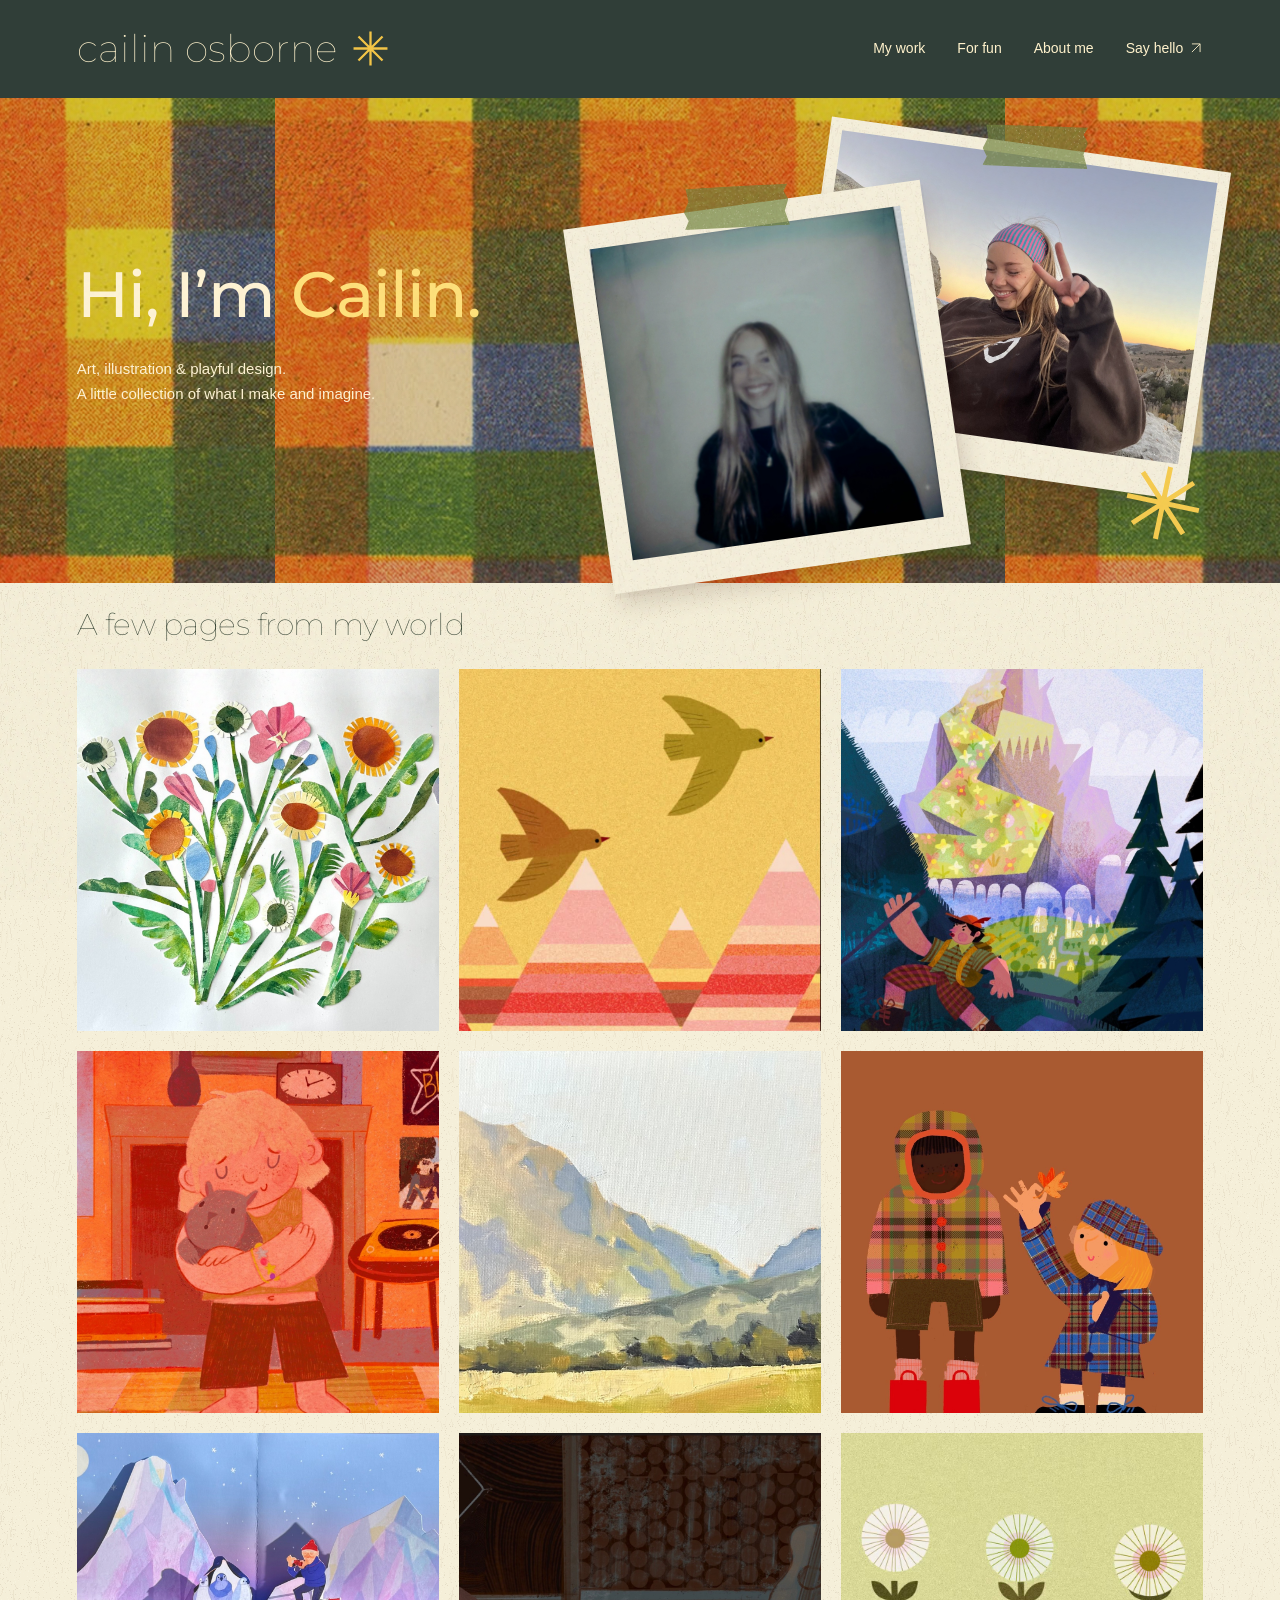
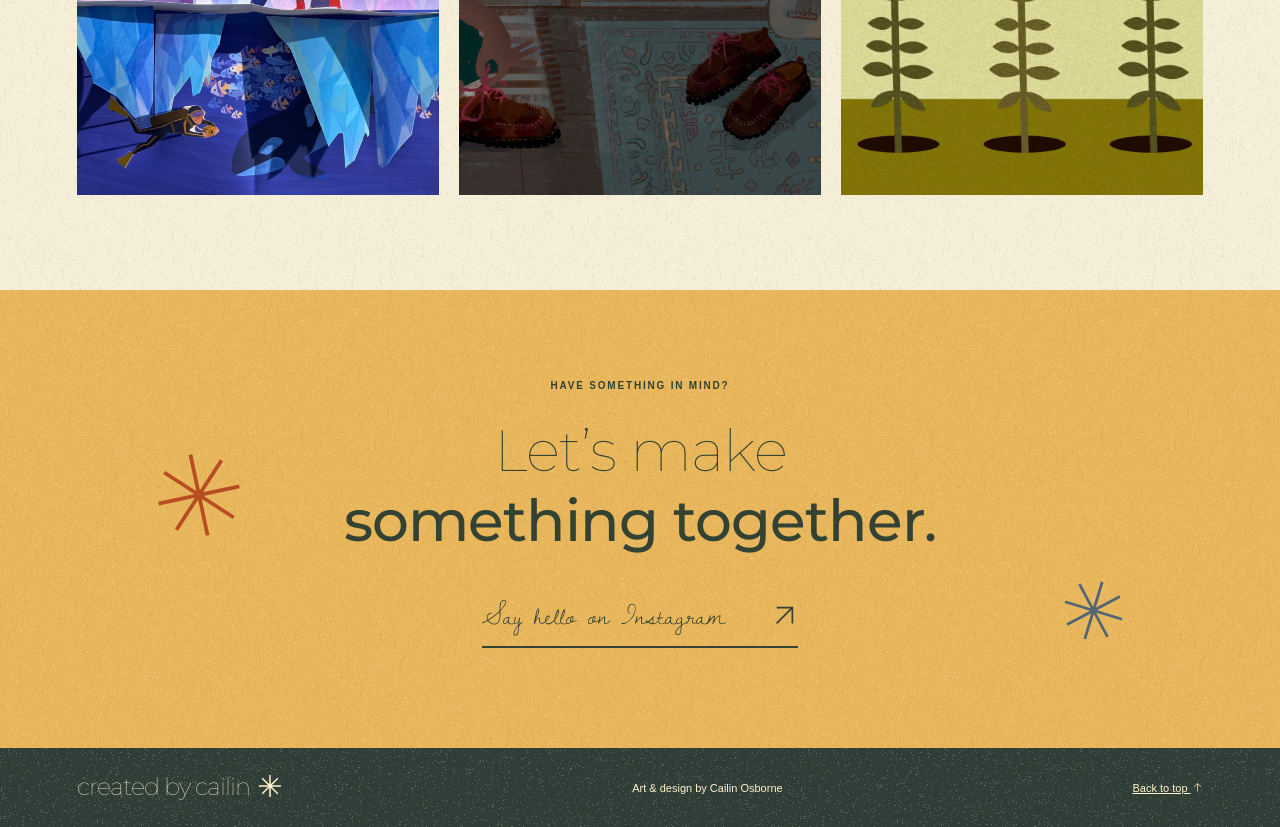
<file: index.html>
<!doctype html><html lang="en"><head><meta charset="UTF-8"><meta name="viewport" content="width=device-width, initial-scale=1"><meta name="description" content="A colorful collection of art, illustration, and design by Cailin Osborne."><title>Created by Cailin — Art & Design</title><link rel="stylesheet" href="style.css?v=20261028"></head><body><header><a class="brand" href="#">cailin osborne<span class="name-star" aria-hidden="true"><svg class="drawn-symbol" viewBox="0 0 24 24" fill="none" stroke="currentColor" stroke-width="1.5" aria-hidden="true" focusable="false"><path d="M12 1v22M1 12h22M4.2 4.2l15.6 15.6M4.2 19.8L19.8 4.2"/></svg></span></a><nav aria-label="Main navigation"><a href="#work">My work</a><a href="for-fun.html">For fun</a><a href="about.html">About me</a><a href="https://www.instagram.com/createdbycailin_/" target="_blank" rel="noopener">Say hello <svg class="drawn-symbol" viewBox="0 0 24 24" fill="none" stroke="currentColor" stroke-width="1.5" aria-hidden="true" focusable="false"><path d="M5 19L19 5M5 5h14v14"/></svg></a></nav></header><main><section class="hero journal-hero"><div class="intro"><h1>Hi, I’m <em>Cailin.</em></h1><p class="welcome">Art, illustration & playful design.<br>A little collection of what I make and imagine.</p></div><div class="collage portrait-collage" aria-label="Two photographs of Cailin Osborne"><div class="paper back"><span class="tape"></span><img class="outdoor-portrait" src="cailin-portfolio/assets/cailin-outdoors.jpg" alt="Cailin smiling outdoors at sunset"></div><div class="paper front"><span class="tape"></span><div class="portrait-photo-crop"><img class="main-portrait" src="cailin-portfolio/assets/cailin-portrait.jpg" alt="Cailin smiling"></div></div><span class="flower" aria-hidden="true"><svg class="drawn-symbol" viewBox="0 0 24 24" fill="none" stroke="currentColor" stroke-width="1.5" aria-hidden="true" focusable="false"><path d="M12 1v22M1 12h22M4.2 4.2l15.6 15.6M4.2 19.8L19.8 4.2"/></svg></span></div></section><section id="work" class="work"><div class="section-top"><div><h2>A few pages from my world</h2></div></div><div id="gallery" class="gallery"></div></section><section class="contact"><p class="eyebrow">HAVE SOMETHING IN MIND?</p><h2>Let’s make<br><em>something together.</em></h2><a class="cta" href="https://www.instagram.com/createdbycailin_/" target="_blank" rel="noopener">Say hello on Instagram <svg class="drawn-symbol" viewBox="0 0 24 24" fill="none" stroke="currentColor" stroke-width="1.5" aria-hidden="true" focusable="false"><path d="M5 19L19 5M5 5h14v14"/></svg></a></section></main><footer><a class="brand" href="#">created by cailin <svg class="drawn-symbol" viewBox="0 0 24 24" fill="none" stroke="currentColor" stroke-width="1.5" aria-hidden="true" focusable="false"><path d="M12 1v22M1 12h22M4.2 4.2l15.6 15.6M4.2 19.8L19.8 4.2"/></svg></a><span>Art & design by Cailin Osborne</span><a href="#">Back to top <svg class="drawn-symbol" viewBox="0 0 24 24" fill="none" stroke="currentColor" stroke-width="1.5" aria-hidden="true" focusable="false"><path d="M12 21V3M4 11l8-8 8 8"/></svg></a></footer><dialog id="viewer"><button class="close" aria-label="Close artwork">✕</button><div class="detail"><div id="detailMedia"></div><div><p id="detailCategory" class="eyebrow"></p><h2 id="detailTitle"></h2><p id="detailDescription"></p><div class="viewer-nav"><button id="prev" aria-label="Previous artwork"><svg class="drawn-symbol" viewBox="0 0 24 24" fill="none" stroke="currentColor" stroke-width="1.5" aria-hidden="true"><path d="M21 12H3M11 4l-8 8 8 8"/></svg></button><button id="next" aria-label="Next artwork"><svg class="drawn-symbol" viewBox="0 0 24 24" fill="none" stroke="currentColor" stroke-width="1.5" aria-hidden="true"><path d="M3 12h18M13 4l8 8-8 8"/></svg></button></div></div></div></dialog><script src="app.js?v=20261028"></script></body></html>
</file>
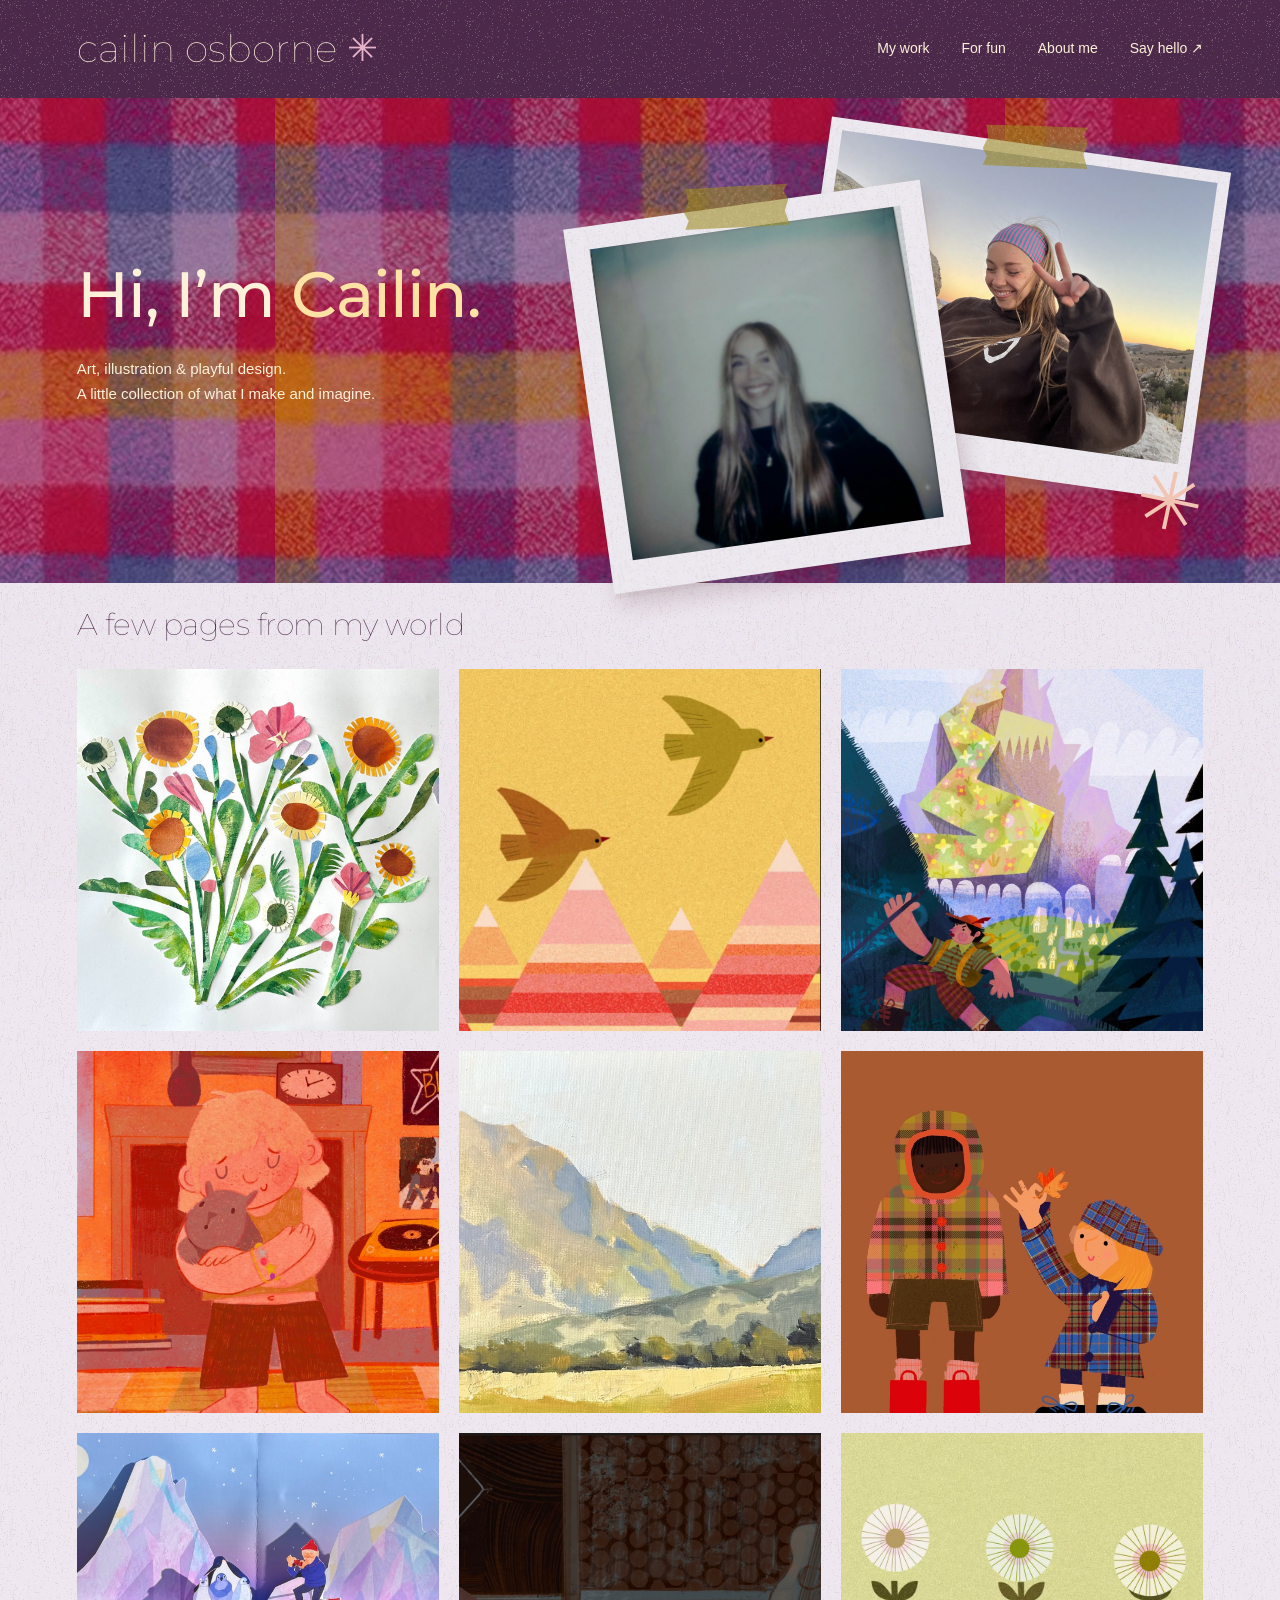
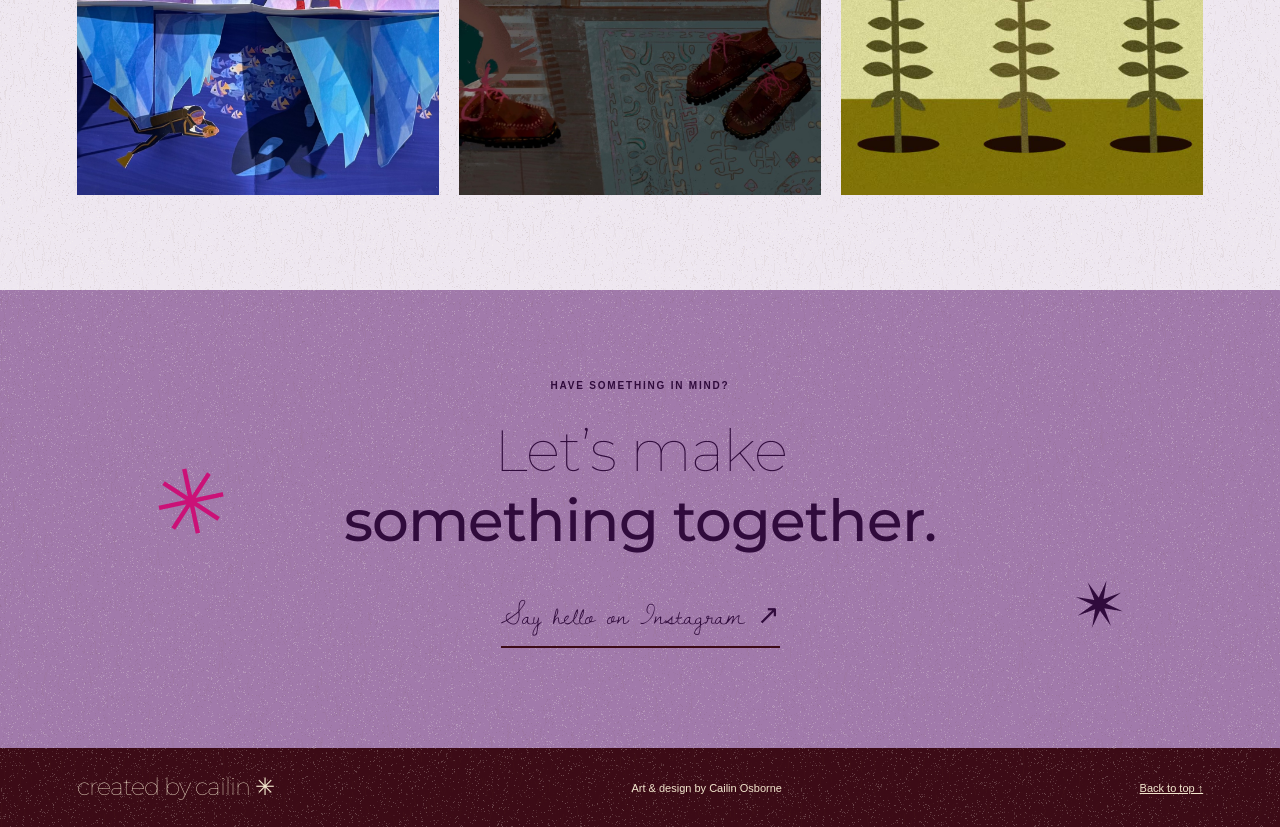
<file: cailin-portfolio/index.html>
<!doctype html><html lang="en"><head><meta charset="UTF-8"><meta name="viewport" content="width=device-width, initial-scale=1"><meta name="description" content="A colorful collection of art, illustration, and design by Cailin Osborne."><title>Created by Cailin — Art & Design</title><link rel="stylesheet" href="style.css"></head><body><header><a class="brand" href="#">cailin osborne<span class="name-star" aria-hidden="true">✳</span></a><nav aria-label="Main navigation"><a href="#work">My work</a><a href="for-fun.html">For fun</a><a href="about.html">About me</a><a href="https://www.instagram.com/createdbycailin_/" target="_blank" rel="noopener">Say hello ↗</a></nav></header><main><section class="hero journal-hero"><div class="intro"><h1>Hi, I’m <em>Cailin.</em></h1><p class="welcome">Art, illustration & playful design.<br>A little collection of what I make and imagine.</p></div><div class="collage portrait-collage" aria-label="Two photographs of Cailin Osborne"><div class="paper back"><span class="tape"></span><img class="outdoor-portrait" src="assets/cailin-outdoors.jpg" alt="Cailin smiling outdoors at sunset"></div><div class="paper front"><span class="tape"></span><div class="portrait-photo-crop"><img class="main-portrait" src="assets/cailin-portrait.jpg" alt="Cailin smiling"></div></div><span class="flower" aria-hidden="true">✳</span></div></section><section id="work" class="work"><div class="section-top"><div><h2>A few pages from my world</h2></div></div><div id="gallery" class="gallery"></div></section><section class="contact"><p class="eyebrow">HAVE SOMETHING IN MIND?</p><h2>Let’s make<br><em>something together.</em></h2><a class="cta" href="https://www.instagram.com/createdbycailin_/" target="_blank" rel="noopener">Say hello on Instagram ↗</a></section></main><footer><a class="brand" href="#">created by cailin ✳</a><span>Art & design by Cailin Osborne</span><a href="#">Back to top ↑</a></footer><dialog id="viewer"><button class="close" aria-label="Close artwork">✕</button><div class="detail"><div id="detailMedia"></div><div><p id="detailCategory" class="eyebrow"></p><h2 id="detailTitle"></h2><p id="detailDescription"></p><div class="viewer-nav"><button id="prev" aria-label="Previous artwork">← Previous</button><button id="next" aria-label="Next artwork">Next →</button></div></div></div></dialog><script src="app.js"></script></body></html>
</file>
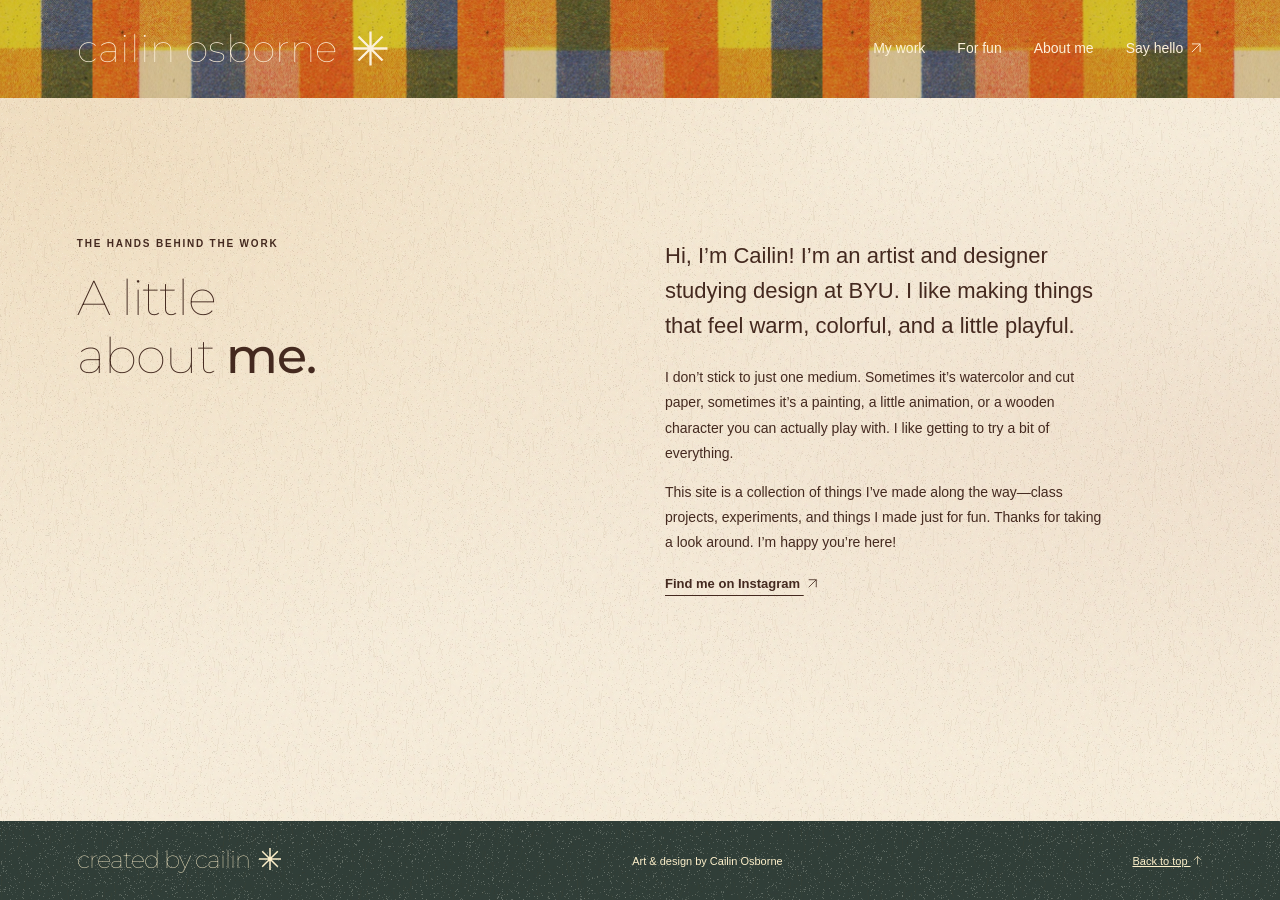
<file: about.html>
<!doctype html><html lang="en"><head><meta charset="UTF-8"><meta name="viewport" content="width=device-width, initial-scale=1"><meta name="description" content="A colorful collection of art, illustration, and design by Cailin Osborne."><title>About — Cailin Osborne</title><link rel="stylesheet" href="style.css?v=20261028"></head><body class="interior-page"><header><a class="brand" href="index.html">cailin osborne<span class="name-star" aria-hidden="true"><svg class="drawn-symbol" viewBox="0 0 24 24" fill="none" stroke="currentColor" stroke-width="1.5" aria-hidden="true" focusable="false"><path d="M12 1v22M1 12h22M4.2 4.2l15.6 15.6M4.2 19.8L19.8 4.2"/></svg></span></a><nav aria-label="Main navigation"><a href="index.html#work">My work</a><a href="for-fun.html">For fun</a><a href="about.html">About me</a><a href="https://www.instagram.com/createdbycailin_/" target="_blank" rel="noopener">Say hello <svg class="drawn-symbol" viewBox="0 0 24 24" fill="none" stroke="currentColor" stroke-width="1.5" aria-hidden="true" focusable="false"><path d="M5 19L19 5M5 5h14v14"/></svg></a></nav></header><main class="about-page"><section id="about" class="about"><span class="about-mark" aria-hidden="true"><svg class="drawn-symbol" viewBox="0 0 24 24" fill="none" stroke="currentColor" stroke-width="1.5" aria-hidden="true" focusable="false"><path d="M12 1v22M1 12h22M4.2 4.2l15.6 15.6M4.2 19.8L19.8 4.2"/></svg></span><div><p class="eyebrow">THE HANDS BEHIND THE WORK</p><h2>A little<br>about <em>me.</em></h2></div><div class="about-copy"><p>Hi, I’m Cailin! I’m an artist and designer studying design at BYU. I like making things that feel warm, colorful, and a little playful.</p><p>I don’t stick to just one medium. Sometimes it’s watercolor and cut paper, sometimes it’s a painting, a little animation, or a wooden character you can actually play with. I like getting to try a bit of everything.</p><p>This site is a collection of things I’ve made along the way—class projects, experiments, and things I made just for fun. Thanks for taking a look around. I’m happy you’re here!</p><a href="https://www.instagram.com/createdbycailin_/" target="_blank" rel="noopener">Find me on Instagram <svg class="drawn-symbol" viewBox="0 0 24 24" fill="none" stroke="currentColor" stroke-width="1.5" aria-hidden="true" focusable="false"><path d="M5 19L19 5M5 5h14v14"/></svg></a></div></section></main><footer><a class="brand" href="index.html">created by cailin <svg class="drawn-symbol" viewBox="0 0 24 24" fill="none" stroke="currentColor" stroke-width="1.5" aria-hidden="true" focusable="false"><path d="M12 1v22M1 12h22M4.2 4.2l15.6 15.6M4.2 19.8L19.8 4.2"/></svg></a><span>Art & design by Cailin Osborne</span><a href="index.html">Back to top <svg class="drawn-symbol" viewBox="0 0 24 24" fill="none" stroke="currentColor" stroke-width="1.5" aria-hidden="true" focusable="false"><path d="M12 21V3M4 11l8-8 8 8"/></svg></a></footer></body></html>
</file>
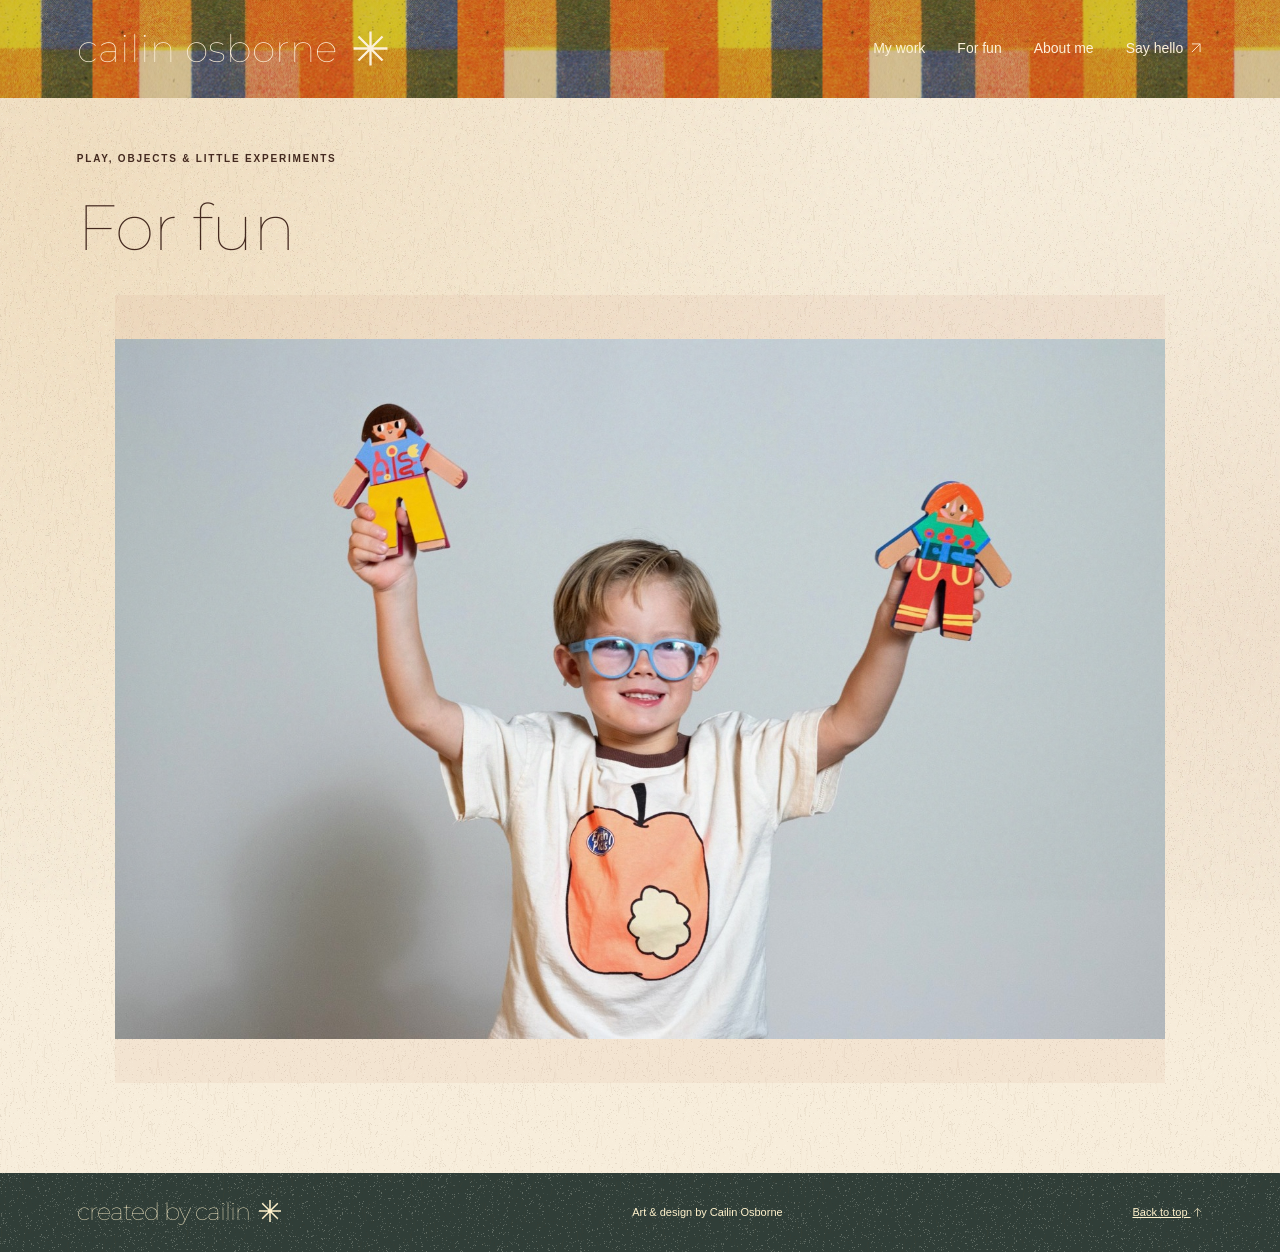
<file: for-fun.html>
<!doctype html><html lang="en"><head><meta charset="UTF-8"><meta name="viewport" content="width=device-width, initial-scale=1"><meta name="description" content="A colorful collection of art, illustration, and design by Cailin Osborne."><title>For fun — Cailin Osborne</title><link rel="stylesheet" href="style.css?v=20261028"></head><body class="interior-page"><header><a class="brand" href="index.html">cailin osborne<span class="name-star" aria-hidden="true"><svg class="drawn-symbol" viewBox="0 0 24 24" fill="none" stroke="currentColor" stroke-width="1.5" aria-hidden="true" focusable="false"><path d="M12 1v22M1 12h22M4.2 4.2l15.6 15.6M4.2 19.8L19.8 4.2"/></svg></span></a><nav aria-label="Main navigation"><a href="index.html#work">My work</a><a href="for-fun.html">For fun</a><a href="about.html">About me</a><a href="https://www.instagram.com/createdbycailin_/" target="_blank" rel="noopener">Say hello <svg class="drawn-symbol" viewBox="0 0 24 24" fill="none" stroke="currentColor" stroke-width="1.5" aria-hidden="true" focusable="false"><path d="M5 19L19 5M5 5h14v14"/></svg></a></nav></header><main class="fun-page"><p class="eyebrow">PLAY, OBJECTS & LITTLE EXPERIMENTS</p><h1>For fun</h1><section class="fun-carousel" aria-label="Object design photographs" aria-roledescription="carousel"><div class="carousel-stage" id="carousel-stage"><img id="carousel-image" alt=""><button class="carousel-arrow previous" id="carousel-prev" aria-label="Previous photograph"><svg class="drawn-symbol" viewBox="0 0 24 24" fill="none" stroke="currentColor" stroke-width="1.5" aria-hidden="true" focusable="false"><path d="M21 12H3M11 4l-8 8 8 8"/></svg></button><button class="carousel-arrow next" id="carousel-next" aria-label="Next photograph"><svg class="drawn-symbol" viewBox="0 0 24 24" fill="none" stroke="currentColor" stroke-width="1.5" aria-hidden="true" focusable="false"><path d="M3 12h18M13 4l8 8-8 8"/></svg></button></div><p class="sr-only" id="carousel-count" aria-live="polite"></p></section></main><footer><a class="brand" href="index.html">created by cailin <svg class="drawn-symbol" viewBox="0 0 24 24" fill="none" stroke="currentColor" stroke-width="1.5" aria-hidden="true" focusable="false"><path d="M12 1v22M1 12h22M4.2 4.2l15.6 15.6M4.2 19.8L19.8 4.2"/></svg></a><span>Art & design by Cailin Osborne</span><a href="index.html">Back to top <svg class="drawn-symbol" viewBox="0 0 24 24" fill="none" stroke="currentColor" stroke-width="1.5" aria-hidden="true" focusable="false"><path d="M12 21V3M4 11l8-8 8 8"/></svg></a></footer><script src="carousel.js?v=20261028"></script></body></html>
</file>
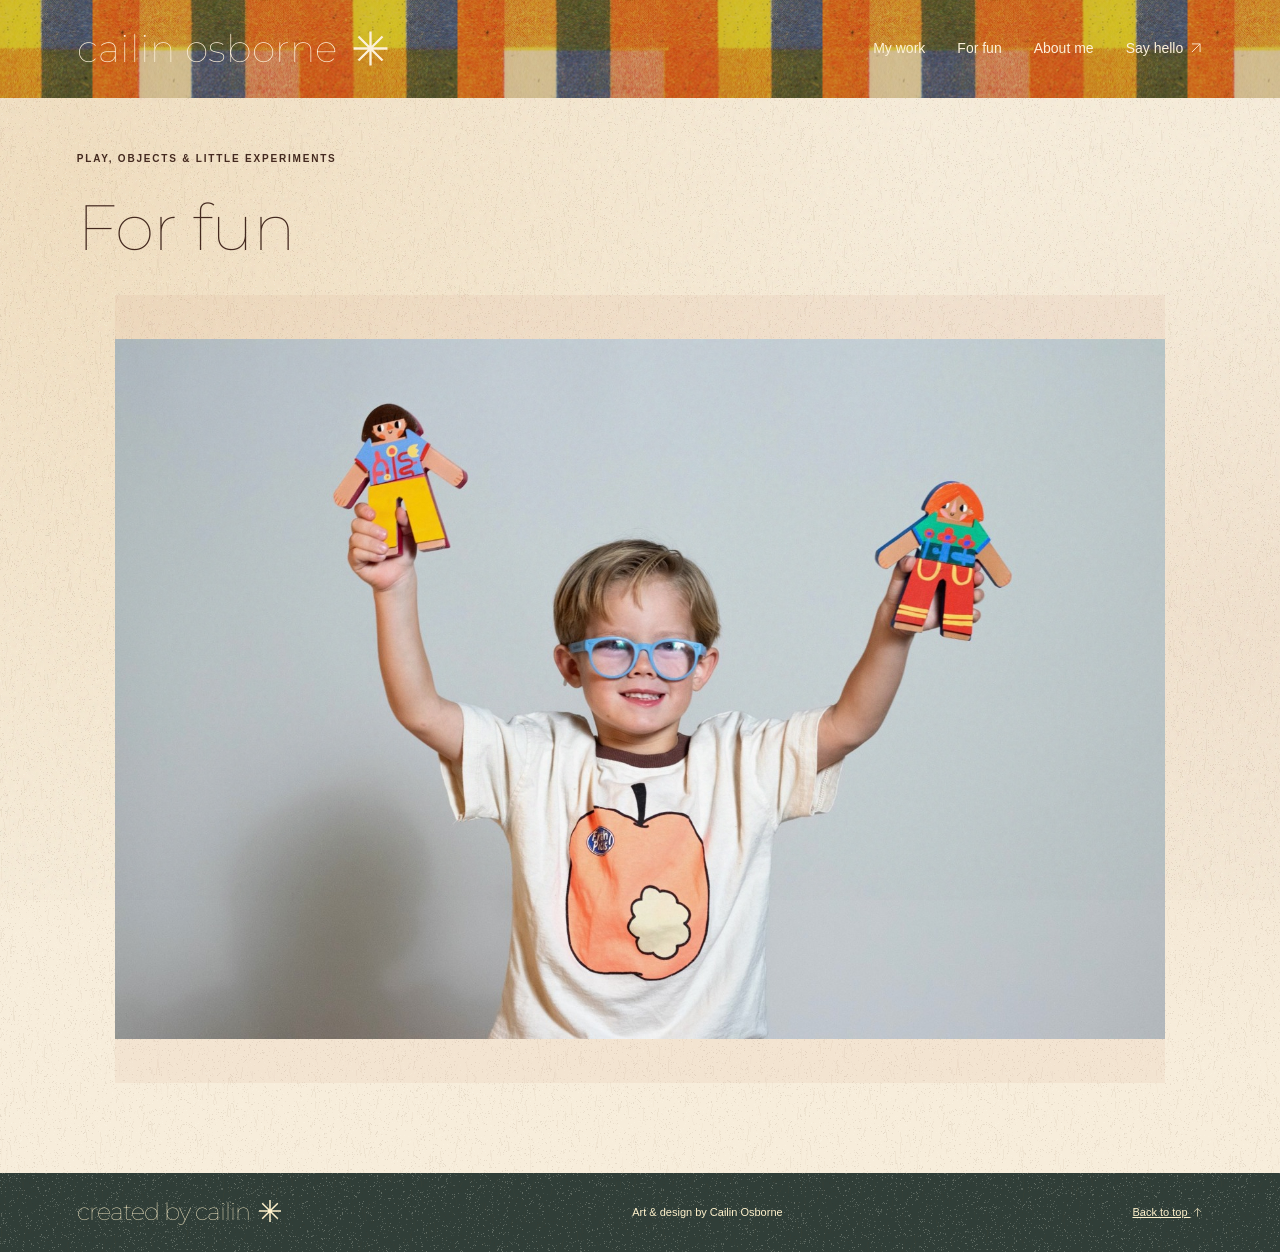
<file: sketchbook.html>
<!doctype html><html lang="en"><head><meta charset="utf-8"><meta http-equiv="refresh" content="0;url=for-fun.html"><title>For fun — Cailin Osborne</title></head><body><a href="for-fun.html">For fun →</a></body></html>
</file>
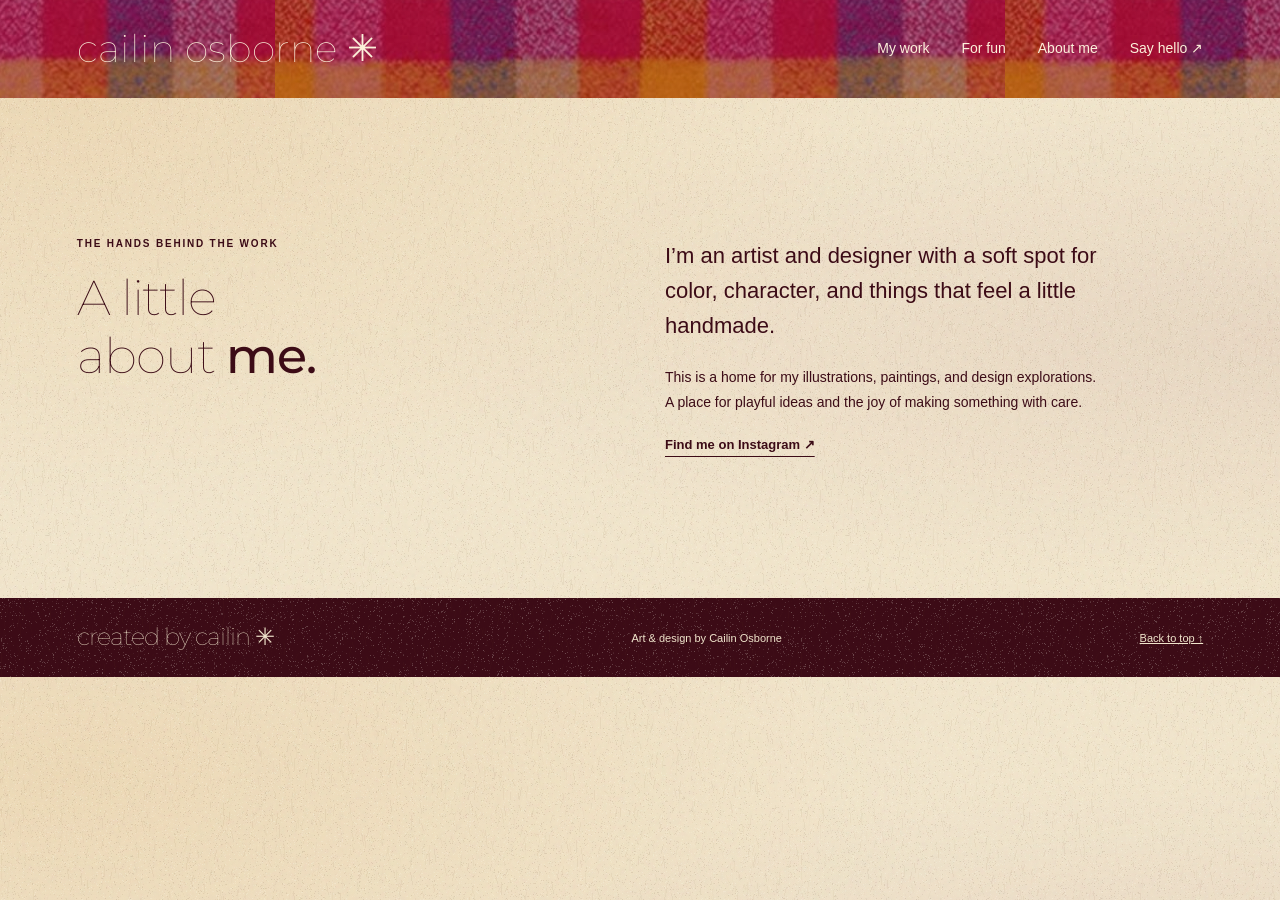
<file: cailin-portfolio/about.html>
<!doctype html><html lang="en"><head><meta charset="UTF-8"><meta name="viewport" content="width=device-width, initial-scale=1"><meta name="description" content="A colorful collection of art, illustration, and design by Cailin Osborne."><title>About — Cailin Osborne</title><link rel="stylesheet" href="style.css"></head><body class="interior-page"><header><a class="brand" href="index.html">cailin osborne<span class="name-star" aria-hidden="true">✳</span></a><nav aria-label="Main navigation"><a href="index.html#work">My work</a><a href="for-fun.html">For fun</a><a href="about.html">About me</a><a href="https://www.instagram.com/createdbycailin_/" target="_blank" rel="noopener">Say hello ↗</a></nav></header><main class="about-page"><section id="about" class="about"><span class="about-mark" aria-hidden="true">✳</span><div><p class="eyebrow">THE HANDS BEHIND THE WORK</p><h2>A little<br>about <em>me.</em></h2></div><div class="about-copy"><p>I’m an artist and designer with a soft spot for color, character, and things that feel a little handmade.</p><p>This is a home for my illustrations, paintings, and design explorations. A place for playful ideas and the joy of making something with care.</p><a href="https://www.instagram.com/createdbycailin_/" target="_blank" rel="noopener">Find me on Instagram ↗</a></div></section></main><footer><a class="brand" href="index.html">created by cailin ✳</a><span>Art & design by Cailin Osborne</span><a href="index.html">Back to top ↑</a></footer></body></html>
</file>
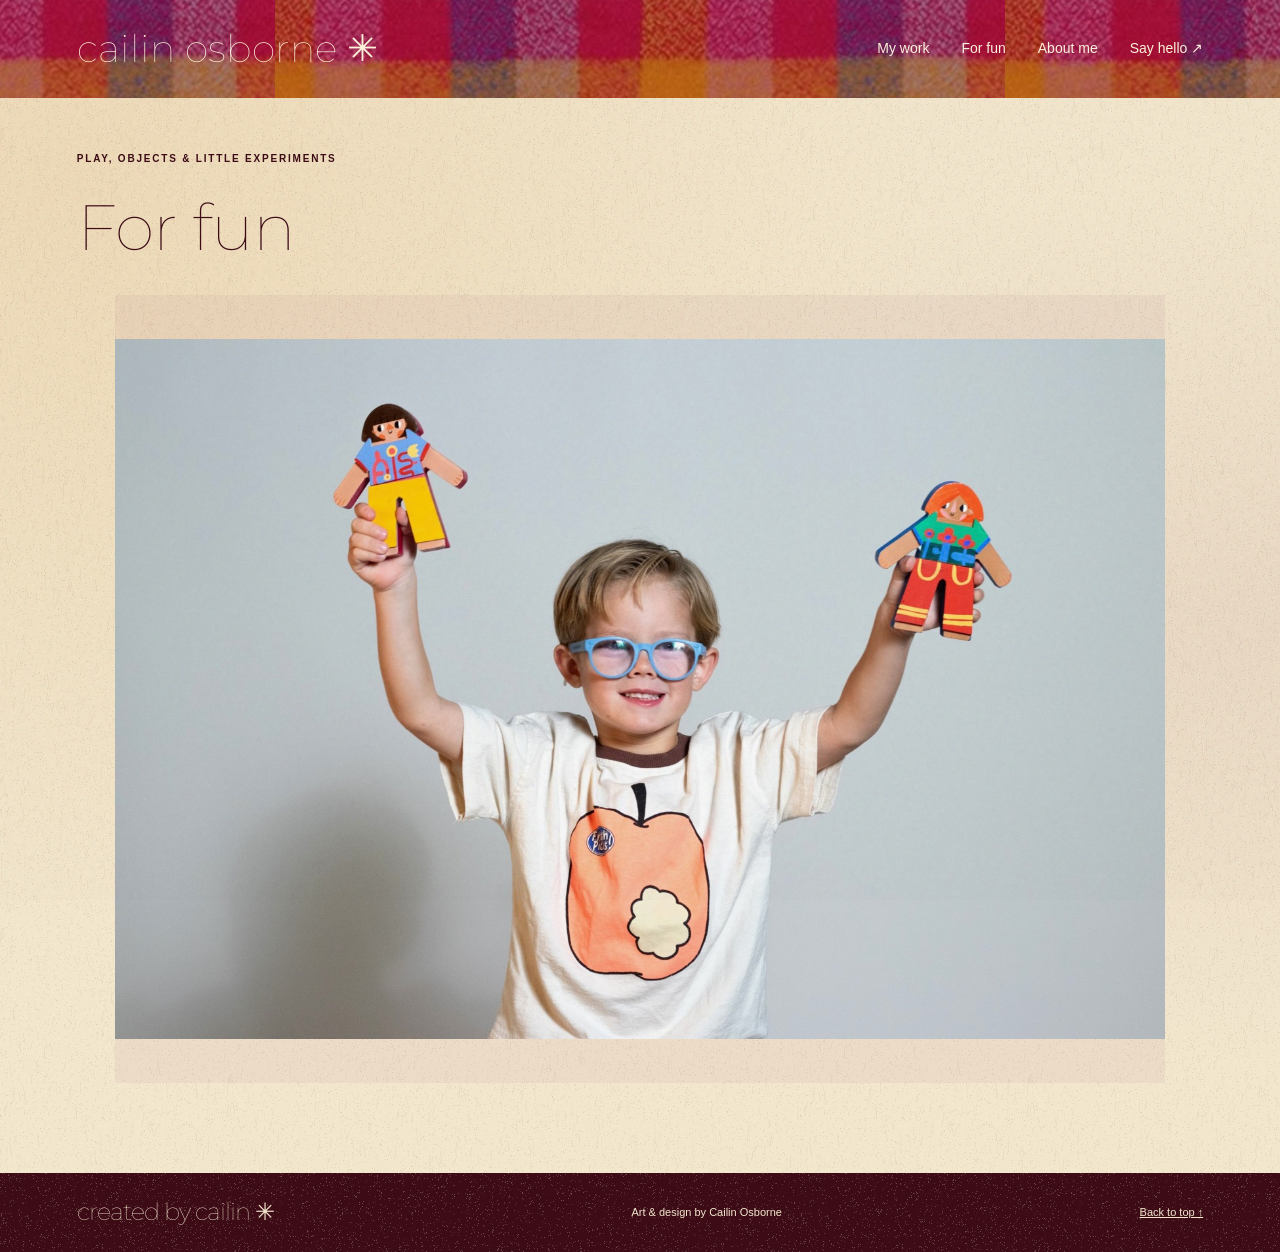
<file: cailin-portfolio/for-fun.html>
<!doctype html><html lang="en"><head><meta charset="UTF-8"><meta name="viewport" content="width=device-width, initial-scale=1"><meta name="description" content="A colorful collection of art, illustration, and design by Cailin Osborne."><title>For fun — Cailin Osborne</title><link rel="stylesheet" href="style.css"></head><body class="interior-page"><header><a class="brand" href="index.html">cailin osborne<span class="name-star" aria-hidden="true">✳</span></a><nav aria-label="Main navigation"><a href="index.html#work">My work</a><a href="for-fun.html">For fun</a><a href="about.html">About me</a><a href="https://www.instagram.com/createdbycailin_/" target="_blank" rel="noopener">Say hello ↗</a></nav></header><main class="fun-page"><p class="eyebrow">PLAY, OBJECTS & LITTLE EXPERIMENTS</p><h1>For fun</h1><section class="fun-carousel" aria-label="Object design photographs" aria-roledescription="carousel"><div class="carousel-stage" id="carousel-stage"><img id="carousel-image" alt=""><button class="carousel-arrow previous" id="carousel-prev" aria-label="Previous photograph">←</button><button class="carousel-arrow next" id="carousel-next" aria-label="Next photograph">→</button></div><p class="sr-only" id="carousel-count" aria-live="polite"></p></section></main><footer><a class="brand" href="index.html">created by cailin ✳</a><span>Art & design by Cailin Osborne</span><a href="index.html">Back to top ↑</a></footer><script src="carousel.js"></script></body></html>
</file>
